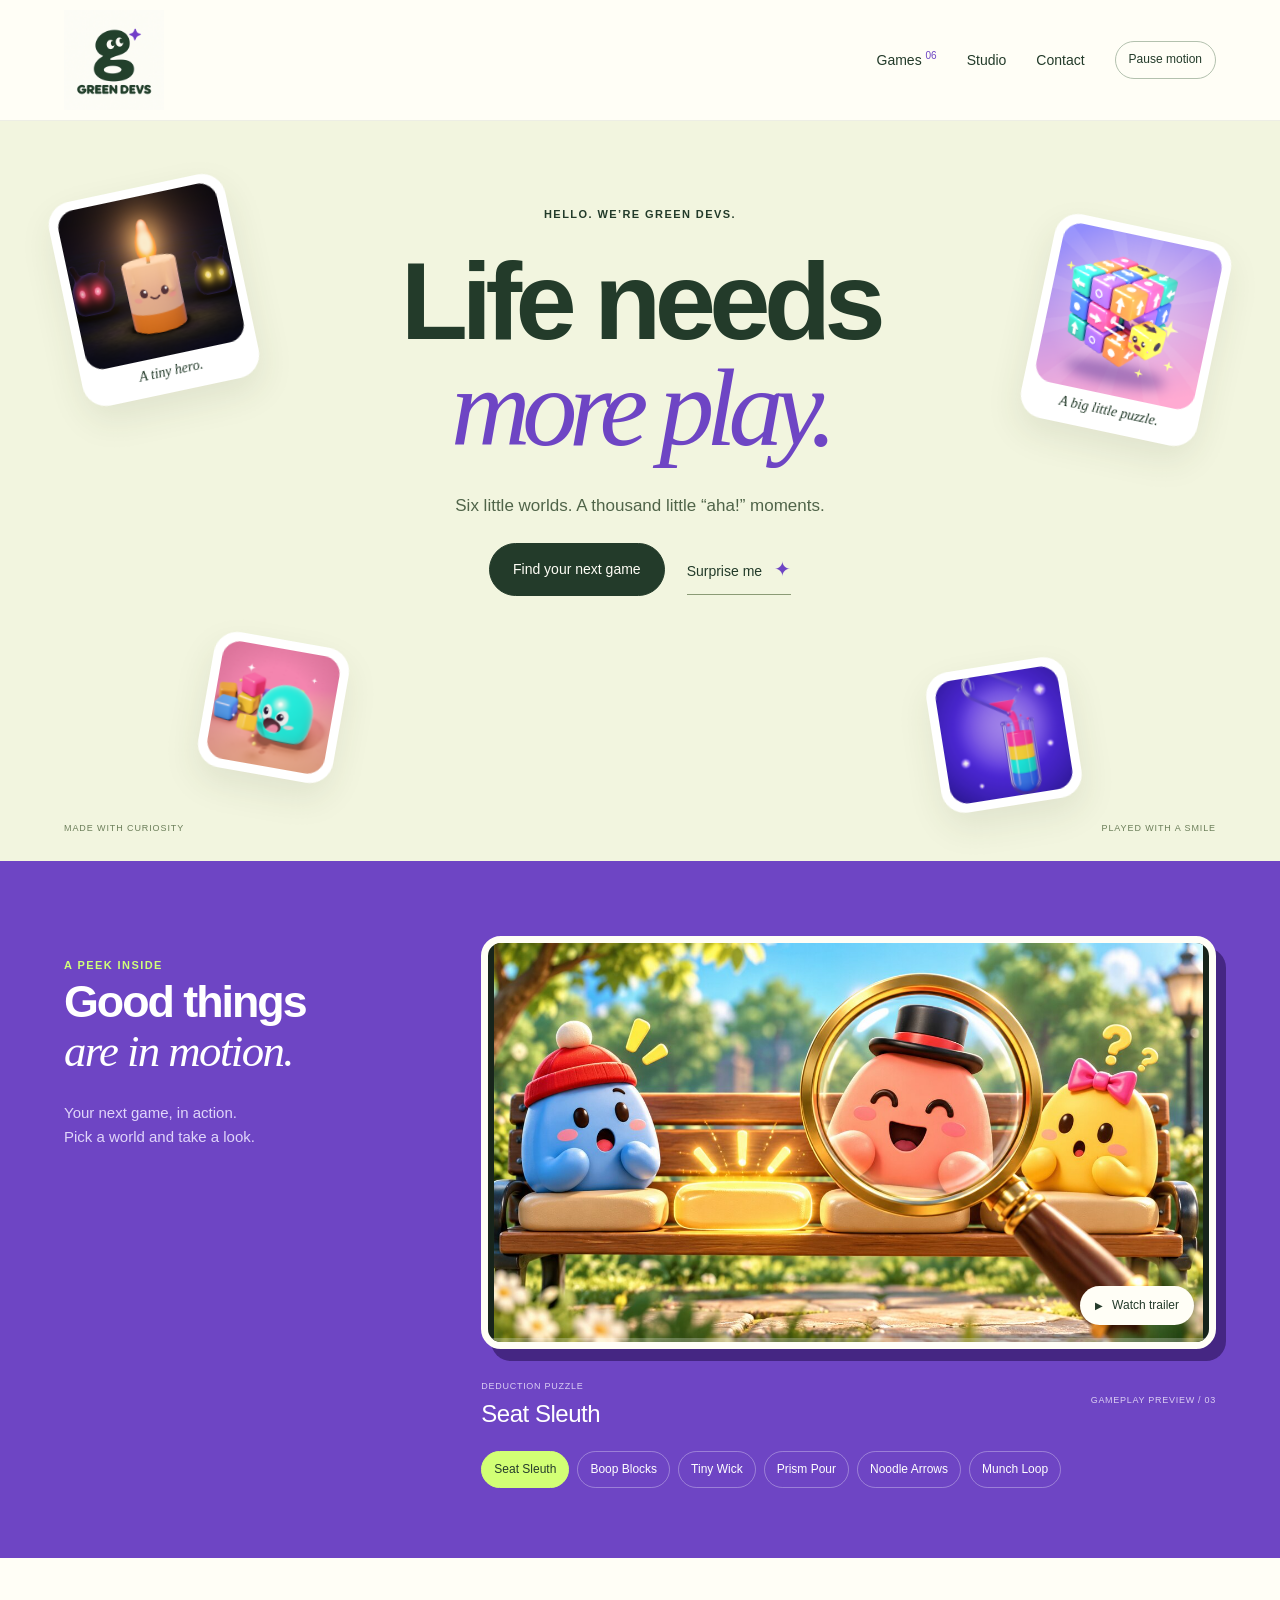
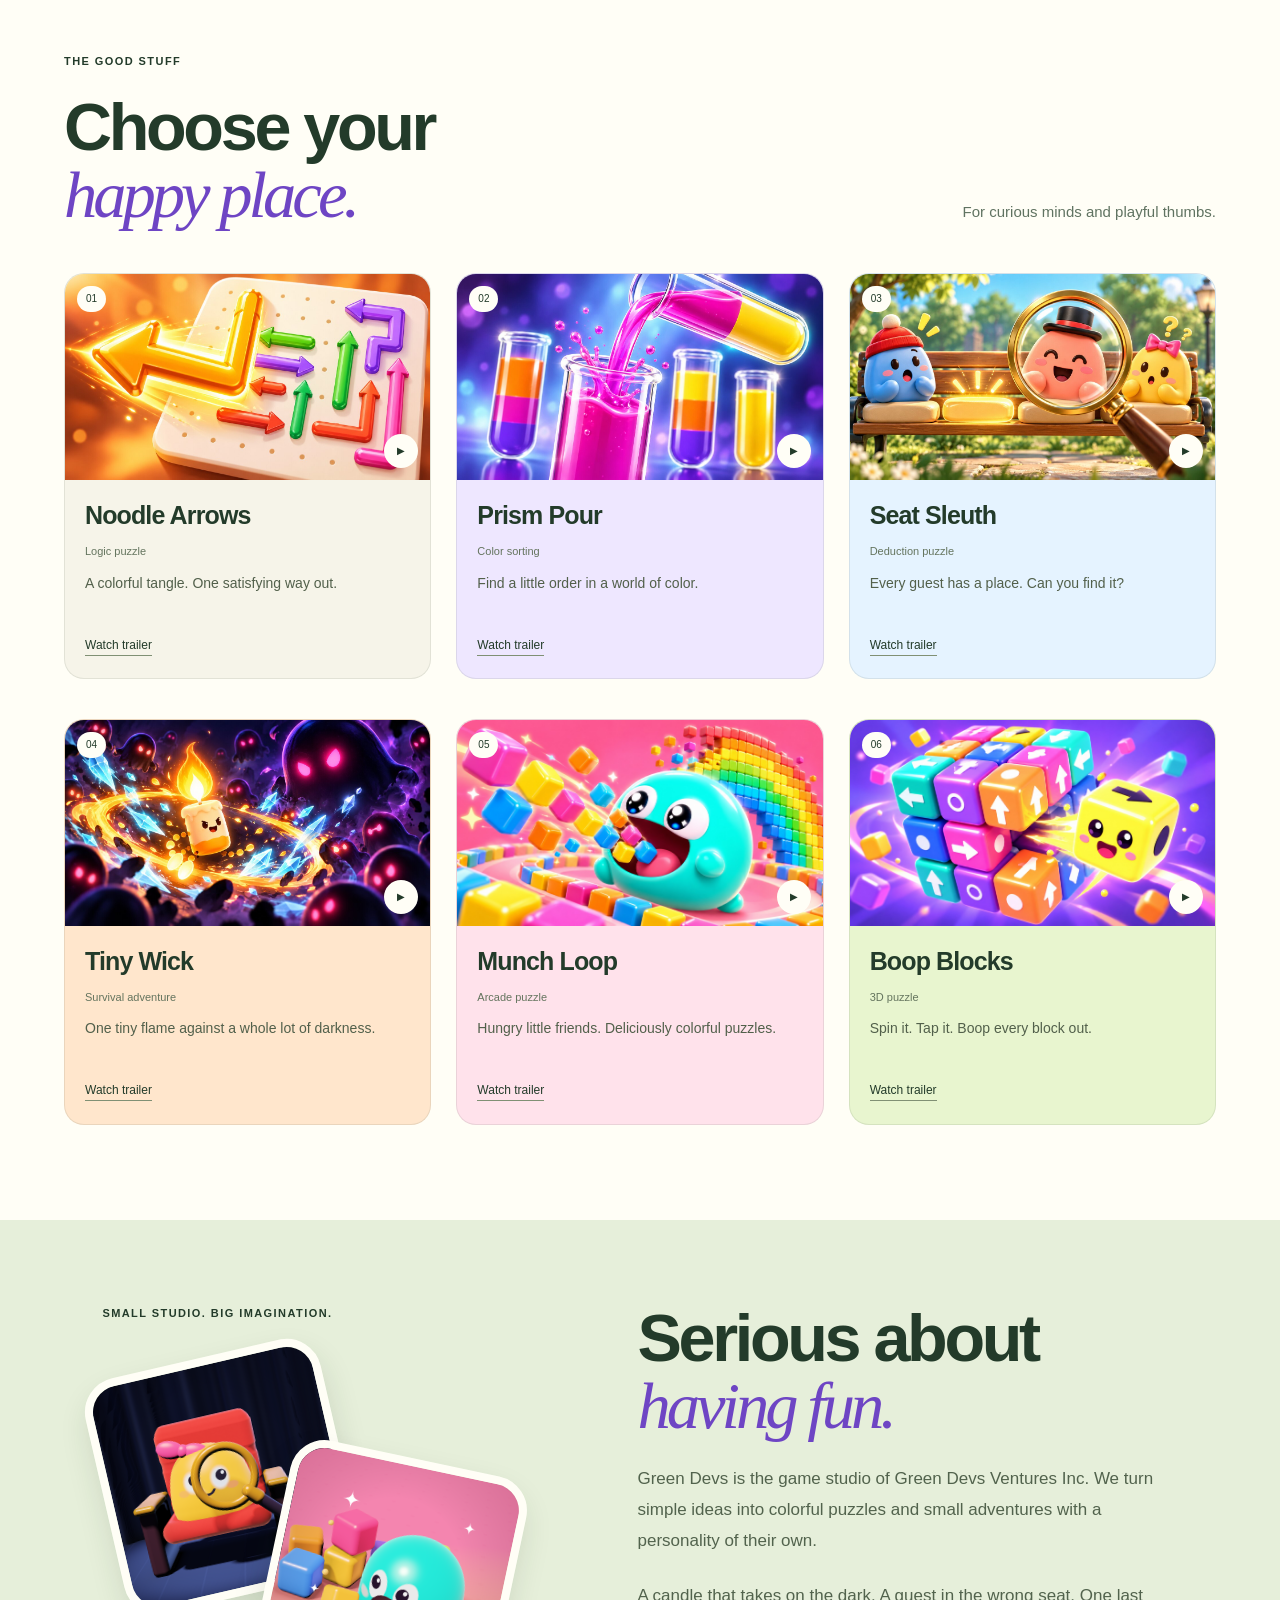
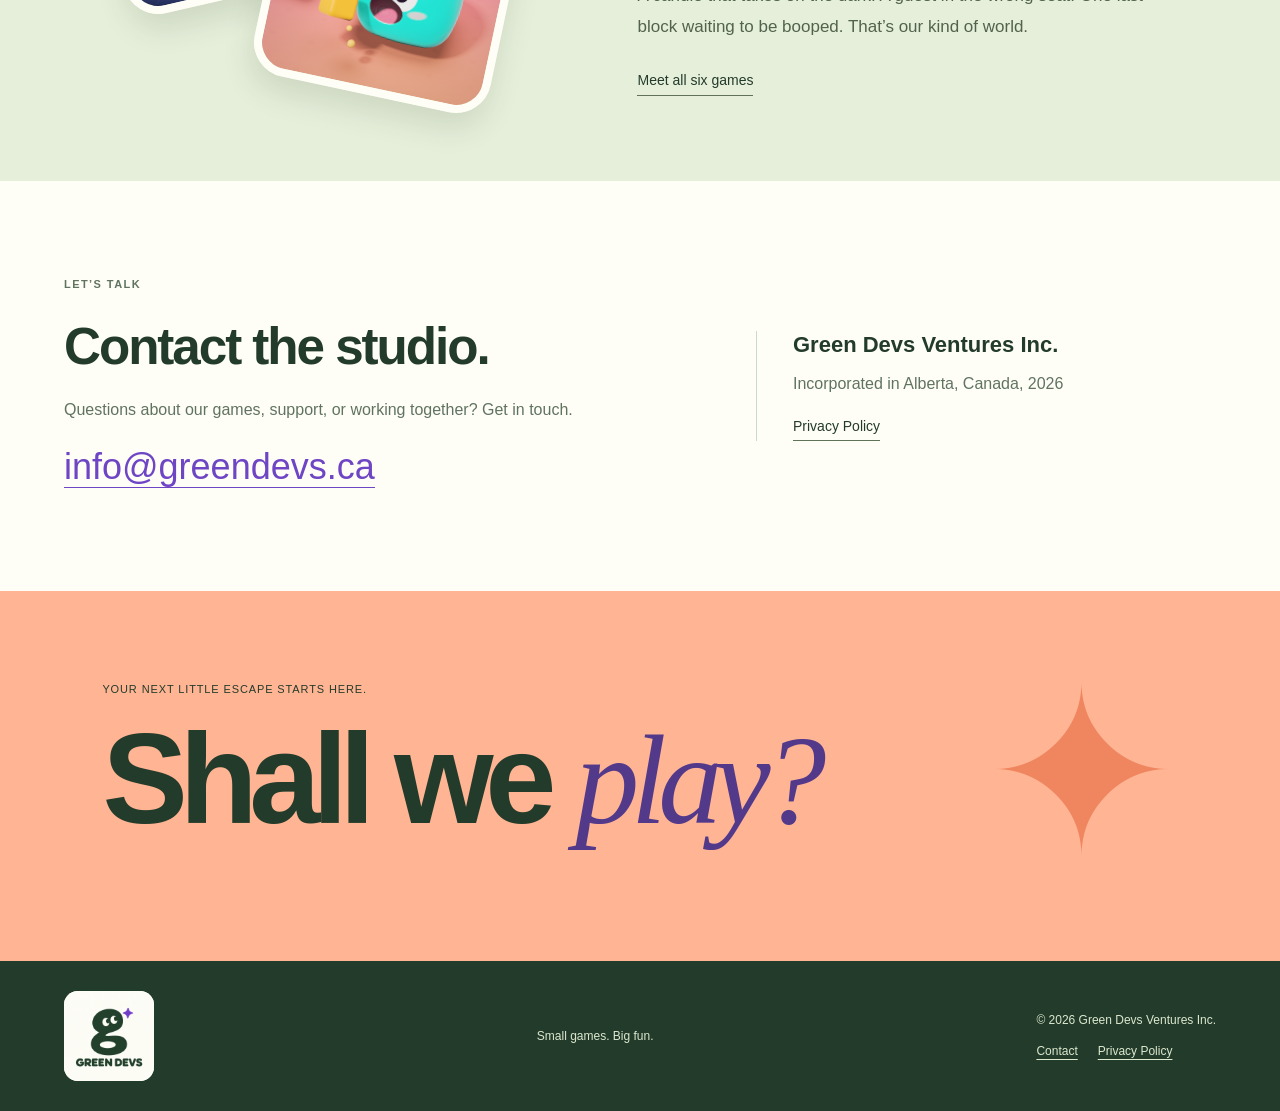
<file: index.html>
<!doctype html><html lang="en"><head><meta charset="utf-8"><meta name="viewport" content="width=device-width,initial-scale=1"><title>Green Devs | Small games. Big fun.</title><meta name="description" content="Discover clever puzzles, charming characters, and exciting adventures from Green Devs. Explore our six-game collection."><link rel="icon" type="image/png" sizes="64x64" href="assets/green-devs-favicon-v2.png"><link rel="apple-touch-icon" href="assets/green-devs-logo-v2.png"><link rel="stylesheet" href="style.css?v=legal-20261006"></head><body>
<header><a class="brand brand-logo" href="#" aria-label="Green Devs home"><img src="assets/green-devs-logo-v2.png" alt="Green Devs" width="512" height="512"></a><nav aria-label="Main navigation"><a href="#games">Games <sup>06</sup></a><a href="#studio">Studio</a><a href="#contact">Contact</a><button id="motion" aria-pressed="false">Pause motion</button></nav></header>
<main><section class="playground"><p class="eyebrow">HELLO. WE’RE GREEN DEVS.</p><h1>Life needs<br><em>more play.</em></h1><p class="hero-description">Six little worlds. A thousand little “aha!” moments.</p><div class="hero-actions"><a class="button" href="#games">Find your next game</a><button class="surprise-button" id="surprise">Surprise me <span aria-hidden="true">✦</span></button></div><div class="sticker sticker-a"><img src="assets/tiny-icon.png" alt="Tiny Wick"><span>A tiny hero.</span></div><div class="sticker sticker-b"><img src="assets/boop-icon.png" alt="Boop Blocks"><span>A big little puzzle.</span></div><div class="sticker sticker-c"><img src="assets/munch-icon.png" alt="Munch Loop"></div><div class="sticker sticker-d"><img src="assets/prism-icon.png" alt="Prism Pour"></div><div class="playground-foot"><span>MADE WITH CURIOSITY</span><span>PLAYED WITH A SMILE</span></div></section>
<section class="screen-section"><div class="screen-heading"><span class="eyebrow">A PEEK INSIDE</span><h2>Good things<br><em>are in motion.</em></h2><p>Your next game, in action.<br>Pick a world and take a look.</p></div><div class="cinema"><div class="video-frame"><video id="feature-video" muted loop playsinline preload="metadata" poster="assets/seat.jpg" src="assets/seat-preview.mp4" aria-label="Seat Sleuth gameplay"></video><div class="film-corners" aria-hidden="true"></div><button id="feature-trailer" class="watch"><span class="play-icon" aria-hidden="true">▶</span> Watch trailer</button><div class="video-progress" aria-hidden="true"><span id="video-progress"></span></div></div><div class="cinema-caption"><div><span class="micro" id="feature-genre">DEDUCTION PUZZLE</span><h2 id="feature-name">Seat Sleuth</h2></div><p id="feature-line">Every guest has a place. Can you find it?</p><span class="preview-label">GAMEPLAY PREVIEW / <span id="feature-count">03</span></span></div>
<div class="feature-picker" aria-label="Select gameplay preview"><button class="active" data-game="2" aria-pressed="true"><span>01</span>Seat Sleuth</button><button data-game="5" aria-pressed="false"><span>02</span>Boop Blocks</button><button data-game="3" aria-pressed="false"><span>03</span>Tiny Wick</button><button data-game="1" aria-pressed="false"><span>04</span>Prism Pour</button><button data-game="0" aria-pressed="false"><span>05</span>Noodle Arrows</button><button data-game="4" aria-pressed="false"><span>06</span>Munch Loop</button></div></div></section>
<section class="games section" id="games"><div class="section-heading reveal"><div><p class="eyebrow">THE GOOD STUFF</p><h2>Choose your<br><em>happy place.</em></h2></div><p>For curious minds and playful thumbs.</p></div><div id="game-grid" class="game-grid"></div></section>
<section class="studio" id="studio"><div class="studio-label reveal"><p class="eyebrow">SMALL STUDIO. BIG IMAGINATION.</p><div class="studio-art"><img src="assets/seat-icon.png" alt="Seat Sleuth character"><img src="assets/munch-icon.png" alt="Munch Loop character"></div></div><div class="studio-content reveal"><h2>Serious about<br><em>having fun.</em></h2><p>Green Devs is the game studio of Green Devs Ventures Inc. We turn simple ideas into colorful puzzles and small adventures with a personality of their own.</p><p>A candle that takes on the dark. A guest in the wrong seat. One last block waiting to be booped. That’s our kind of world.</p><a href="#games" class="text-link">Meet all six games</a></div></section><section class="contact-section section" id="contact" aria-labelledby="contact-title"><div><p class="eyebrow">LET’S TALK</p><h2 id="contact-title">Contact the studio.</h2><p>Questions about our games, support, or working together? Get in touch.</p><a class="contact-email" href="mailto:info@greendevs.ca">info@greendevs.ca</a></div><div class="company-details"><h3>Green Devs Ventures Inc.</h3><p>Incorporated in Alberta, Canada, 2026</p><a class="text-link" href="/privacy.html">Privacy Policy</a></div></section><section class="closing reveal"><p>YOUR NEXT LITTLE ESCAPE STARTS HERE.</p><a href="#games">Shall we <em>play?</em></a><span class="closing-star" aria-hidden="true">✦</span></section></main>
<footer><a href="#" class="brand brand-logo" aria-label="Green Devs home"><img src="assets/green-devs-logo-v2.png" alt="Green Devs" width="512" height="512" loading="lazy"></a><p>Small games. Big fun.</p><div class="footer-legal"><span>© 2026 Green Devs Ventures Inc.</span><nav aria-label="Footer navigation"><a href="#contact">Contact</a><a href="/privacy.html">Privacy Policy</a></nav></div></footer>
<dialog id="details" aria-labelledby="detail-title"><button class="close" aria-label="Close game details">✕</button><div id="detail-content"></div></dialog><script src="app.js?v=seat-logo-20261005"></script></body></html>
</file>
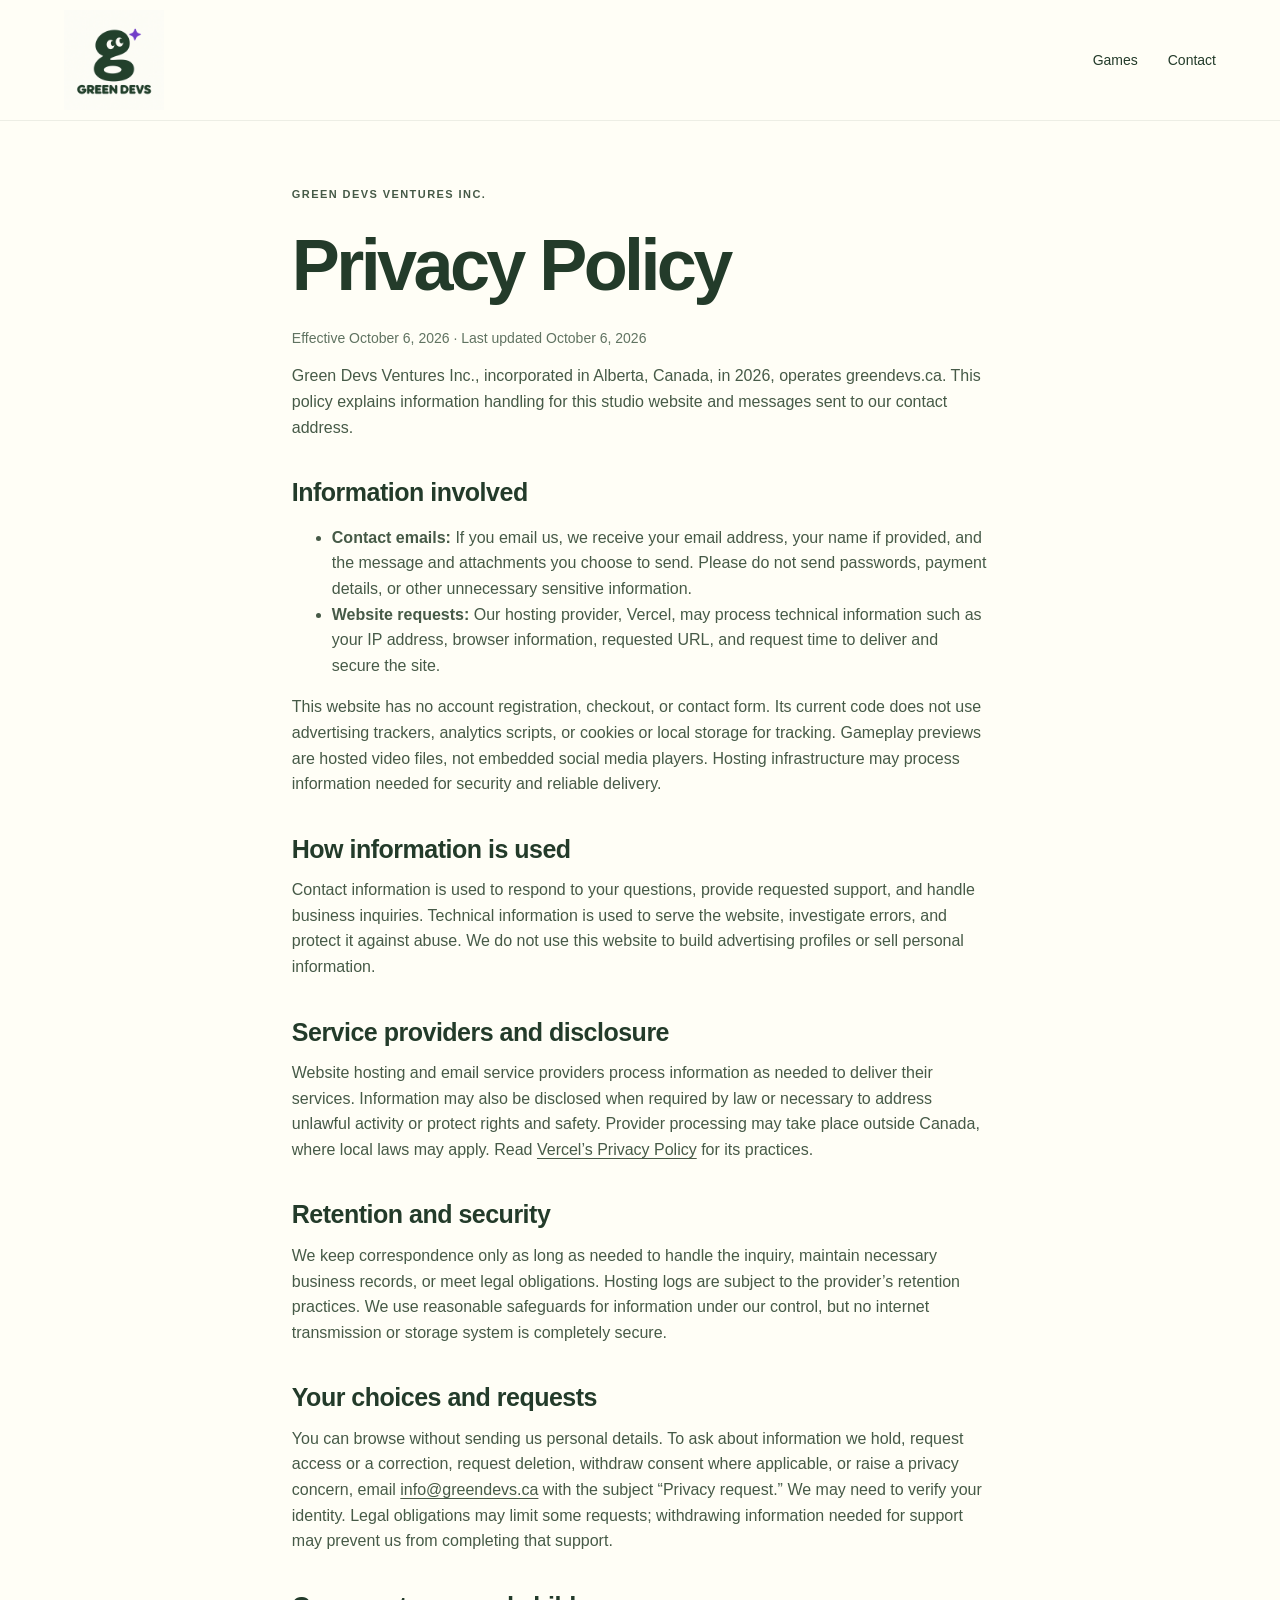
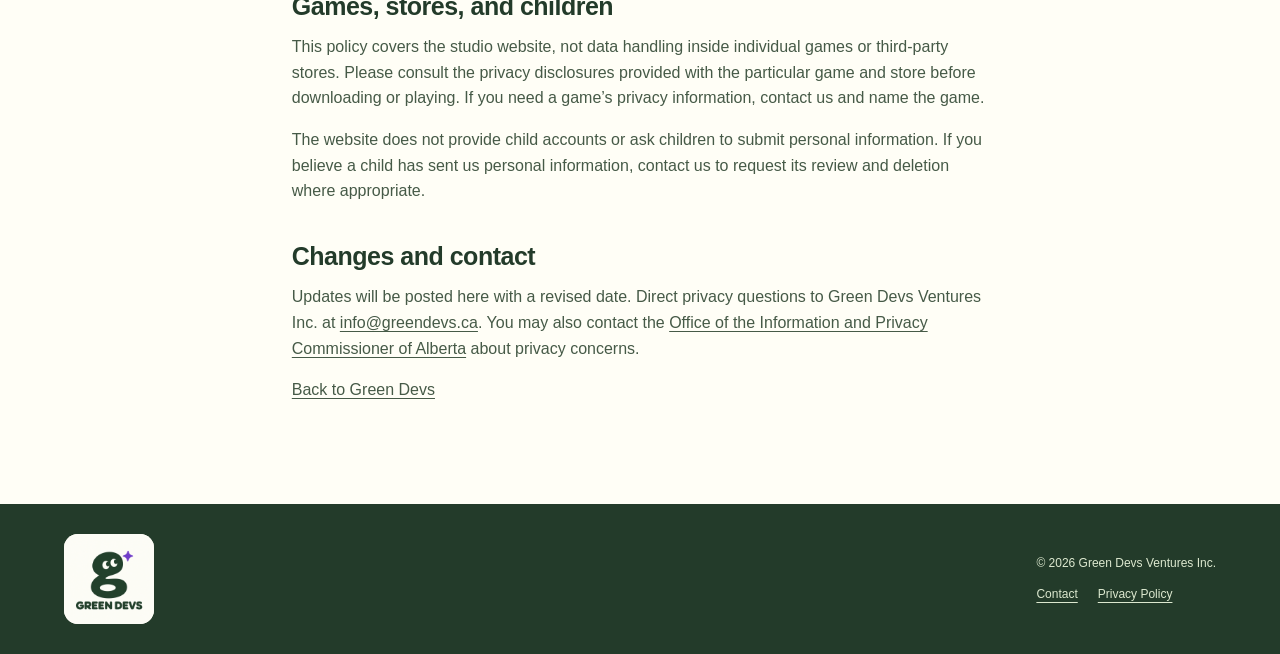
<file: privacy.html>
<!doctype html>
<html lang="en"><head><meta charset="utf-8"><meta name="viewport" content="width=device-width,initial-scale=1"><title>Privacy Policy | Green Devs Ventures Inc.</title><meta name="description" content="How Green Devs Ventures Inc. handles information when you visit greendevs.ca or contact our studio."><link rel="canonical" href="https://greendevs.ca/privacy.html"><link rel="icon" type="image/png" href="/assets/green-devs-favicon-v2.png"><link rel="stylesheet" href="/style.css?v=legal-20261006"></head><body>
<header class="privacy-header"><a class="brand brand-logo" href="/" aria-label="Green Devs home"><img src="/assets/green-devs-logo-v2.png" alt="Green Devs" width="512" height="512"></a><nav aria-label="Main navigation"><a href="/#games">Games</a><a href="/#contact">Contact</a></nav></header>
<main class="privacy-main"><p class="eyebrow">GREEN DEVS VENTURES INC.</p><h1>Privacy Policy</h1><p class="updated">Effective October 6, 2026 · Last updated October 6, 2026</p>
<p>Green Devs Ventures Inc., incorporated in Alberta, Canada, in 2026, operates greendevs.ca. This policy explains information handling for this studio website and messages sent to our contact address.</p>
<h2>Information involved</h2><ul><li><strong>Contact emails:</strong> If you email us, we receive your email address, your name if provided, and the message and attachments you choose to send. Please do not send passwords, payment details, or other unnecessary sensitive information.</li><li><strong>Website requests:</strong> Our hosting provider, Vercel, may process technical information such as your IP address, browser information, requested URL, and request time to deliver and secure the site.</li></ul>
<p>This website has no account registration, checkout, or contact form. Its current code does not use advertising trackers, analytics scripts, or cookies or local storage for tracking. Gameplay previews are hosted video files, not embedded social media players. Hosting infrastructure may process information needed for security and reliable delivery.</p>
<h2>How information is used</h2><p>Contact information is used to respond to your questions, provide requested support, and handle business inquiries. Technical information is used to serve the website, investigate errors, and protect it against abuse. We do not use this website to build advertising profiles or sell personal information.</p>
<h2>Service providers and disclosure</h2><p>Website hosting and email service providers process information as needed to deliver their services. Information may also be disclosed when required by law or necessary to address unlawful activity or protect rights and safety. Provider processing may take place outside Canada, where local laws may apply. Read <a href="https://vercel.com/legal/privacy-policy" rel="noopener noreferrer" target="_blank">Vercel’s Privacy Policy</a> for its practices.</p>
<h2>Retention and security</h2><p>We keep correspondence only as long as needed to handle the inquiry, maintain necessary business records, or meet legal obligations. Hosting logs are subject to the provider’s retention practices. We use reasonable safeguards for information under our control, but no internet transmission or storage system is completely secure.</p>
<h2>Your choices and requests</h2><p>You can browse without sending us personal details. To ask about information we hold, request access or a correction, request deletion, withdraw consent where applicable, or raise a privacy concern, email <a href="mailto:info@greendevs.ca">info@greendevs.ca</a> with the subject “Privacy request.” We may need to verify your identity. Legal obligations may limit some requests; withdrawing information needed for support may prevent us from completing that support.</p>
<h2>Games, stores, and children</h2><p>This policy covers the studio website, not data handling inside individual games or third-party stores. Please consult the privacy disclosures provided with the particular game and store before downloading or playing. If you need a game’s privacy information, contact us and name the game.</p><p>The website does not provide child accounts or ask children to submit personal information. If you believe a child has sent us personal information, contact us to request its review and deletion where appropriate.</p>
<h2>Changes and contact</h2><p>Updates will be posted here with a revised date. Direct privacy questions to Green Devs Ventures Inc. at <a href="mailto:info@greendevs.ca">info@greendevs.ca</a>. You may also contact the <a href="https://oipc.ab.ca/" rel="noopener noreferrer" target="_blank">Office of the Information and Privacy Commissioner of Alberta</a> about privacy concerns.</p><p><a href="/">Back to Green Devs</a></p></main>
<footer><a href="/" class="brand brand-logo" aria-label="Green Devs home"><img src="/assets/green-devs-logo-v2.png" alt="Green Devs" width="512" height="512" loading="lazy"></a><div class="footer-legal"><span>© 2026 Green Devs Ventures Inc.</span><nav aria-label="Footer navigation"><a href="/#contact">Contact</a><a href="/privacy.html" aria-current="page">Privacy Policy</a></nav></div></footer></body></html>
</file>
<file: style.css>
:root{--bg:#fffef6;--ink:#233b2a;--muted:#607361;--line:#ccdac9;--acid:#d2ff75;--purple:#6e45c4;--lavender:#e9e1ff}*{box-sizing:border-box}html{scroll-behavior:smooth;scroll-padding-top:25px}body{margin:0;background:var(--bg);color:var(--ink);font-family:Arial,Helvetica,sans-serif;font-size:16px;line-height:1.6;-webkit-font-smoothing:antialiased}a{color:inherit;text-decoration:none}button{font:inherit;cursor:pointer}a:focus-visible,button:focus-visible{outline:3px solid var(--purple);outline-offset:6px}header{padding:24px 5%;display:flex;align-items:center;justify-content:space-between;background:var(--bg);position:relative;z-index:5;border-bottom:1px solid #233b2a15}.brand{font-size:17px;letter-spacing:-.02em;font-weight:800;line-height:1.15;display:flex;gap:10px;align-items:center}.brand img{width:37px;height:37px;border-radius:8px}.brand-small{display:block;font-size:8px;letter-spacing:.12em;font-weight:400;margin-top:6px}nav{display:flex;gap:30px;align-items:center;font-size:14px}nav sup{font-size:10px;color:var(--purple)}#motion{background:transparent;border:1px solid #b3c1ae;border-radius:30px;padding:8px 13px;font-size:12px;color:var(--ink)}h1,h2,h3,p{margin-top:0}.eyebrow{font-size:11px;letter-spacing:.13em;font-weight:700;line-height:1.5;margin:0 0 25px}.playground{min-height:740px;position:relative;overflow:hidden;padding:85px 5% 80px;text-align:center;background:#f2f5df}.playground h1{position:relative;z-index:2;font-size:clamp(68px,8.6vw,132px);line-height:.97;letter-spacing:-.06em;font-weight:700;margin:0}.playground h1 em{font-family:Georgia,'Times New Roman',serif;font-weight:400;color:var(--purple);letter-spacing:-.075em}.hero-description{font-size:17px;position:relative;z-index:2;margin:30px auto 24px;color:#506449;max-width:480px}.hero-actions{display:flex;align-items:center;justify-content:center;gap:22px;position:relative;z-index:3}.button{background:var(--ink);color:#fffef6;border:1px solid var(--ink);border-radius:50px;padding:14px 23px;font-size:14px;display:inline-block;transition:transform .2s,box-shadow .2s}.button:hover{transform:translateY(-4px);box-shadow:0 7px 0 #c3d2a5}.surprise-button{border:0;background:none;border-bottom:1px solid #8b9b76;color:var(--ink);padding:9px 0;font-size:14px}.surprise-button span{display:inline-block;margin-left:8px;color:var(--purple);font-size:20px;transition:transform .4s}.surprise-button:hover span{transform:rotate(120deg)}.sticker{position:absolute;background:white;padding:9px;border-radius:24px;box-shadow:0 15px 35px #33451b18;z-index:1;width:180px;animation:float 6s ease-in-out infinite;transform:rotate(var(--tilt));transition:box-shadow .3s}.sticker img{width:100%;display:block;border-radius:18px}.sticker span{display:block;font-family:Georgia,serif;font-style:italic;font-size:14px;padding:5px 0 1px}.sticker-a{top:65px;left:5%;--tilt:-12deg;animation-delay:-1s}.sticker-b{top:105px;right:5%;--tilt:12deg;animation-delay:-3s}.sticker-c{bottom:85px;left:16%;width:137px;--tilt:10deg;animation-delay:-2s}.sticker-d{bottom:55px;right:16%;width:142px;--tilt:-9deg}.playground-foot{position:absolute;bottom:26px;left:5%;right:5%;display:flex;justify-content:space-between;font-size:9px;letter-spacing:.1em;color:#6b7e59}@keyframes float{50%{translate:0 -15px;rotate:3deg}}.screen-section{background:var(--purple);color:white;padding:75px 5% 70px;display:grid;grid-template-columns:1fr 2fr;gap:50px}.screen-heading{padding-top:15px}.screen-heading .eyebrow{color:#d0ff79}.screen-heading h2{font-size:clamp(35px,3.5vw,54px);line-height:1.1;letter-spacing:-.045em;font-weight:600;margin-bottom:25px}.screen-heading h2 em{font-family:Georgia,serif;font-weight:400;letter-spacing:-.035em}.screen-heading p{color:#e0d5fa;font-size:15px}.cinema{min-width:0}.video-frame{aspect-ratio:16/9;border:7px solid #fffef6;border-radius:20px;position:relative;overflow:hidden;background:#17241b;box-shadow:10px 12px 0 #452683}.video-frame video{width:100%;height:100%;object-fit:contain;display:block}.watch{position:absolute;bottom:17px;right:15px;background:#fffef6;color:#243b2b;border:0;border-radius:30px;font-size:12px;padding:10px 15px;display:flex;align-items:center;gap:9px}.watch:hover{background:#d2ff75}.play-icon{font-size:10px}.video-progress{position:absolute;bottom:0;left:0;right:0;height:4px;background:#ffffff40}.video-progress span{display:block;height:100%;background:#d2ff75;width:0;transition:width .15s linear}.cinema-caption{display:flex;align-items:center;justify-content:space-between;padding:22px 0 12px;gap:15px}.cinema-caption h2{font-size:24px;font-weight:500;letter-spacing:-.02em;margin:3px 0 0;line-height:1.2}.micro,.preview-label{font-size:9px;letter-spacing:.08em;color:#dbcef3}.cinema-caption p{display:none}.feature-picker{display:flex;flex-wrap:wrap;gap:8px;margin-top:10px}.feature-picker button{border:1px solid #ffffff50;color:#fff;background:none;border-radius:25px;padding:8px 12px;font-size:12px;transition:background .2s,color .2s}.feature-picker button span{display:none}.feature-picker button.active,.feature-picker button:hover{background:#d2ff75;border-color:#d2ff75;color:#243b2b}.section{padding:95px 5%;max-width:1600px;margin:auto}.section-heading{display:flex;justify-content:space-between;align-items:end;margin-bottom:45px;gap:30px}.section-heading h2,.studio h2{font-size:clamp(43px,5.2vw,76px);font-weight:600;line-height:1;letter-spacing:-.05em;margin:0}.section-heading h2 em,.studio h2 em{font-family:Georgia,serif;font-weight:400;color:var(--purple);letter-spacing:-.06em}.section-heading>p{font-size:15px;color:var(--muted);margin-bottom:4px}.game-grid{display:grid;grid-template-columns:repeat(3,1fr);gap:40px 25px}.game-card{padding:0 0 22px;border:1px solid #20342118;color:var(--ink);background:#f6f4e9;border-radius:20px;overflow:hidden;text-align:left;min-width:0;box-shadow:0 0 0 #203421;transition:transform .35s,box-shadow .35s}.game-card:hover{transform:translateY(-7px) rotate(-1deg);box-shadow:6px 8px 0 #233b2a}.game-card:nth-child(2){background:#eee7ff}.game-card:nth-child(3){background:#e5f3ff}.game-card:nth-child(4){background:#ffe6cc}.game-card:nth-child(5){background:#ffe2eb}.game-card:nth-child(6){background:#e8f5cf}.game-image{aspect-ratio:16/9;position:relative;overflow:hidden;background:#ffffff30}.game-image img,.card-video{position:absolute;width:100%;height:100%;object-fit:cover;inset:0;transition:transform .7s,opacity .4s}.game-image img[src="assets/boop.jpg"],.game-image img[src="assets/munch.jpg"]{object-fit:contain;background:#ded5fa}.card-video{object-fit:contain;background:#131b13;opacity:0}.game-card.previewing .card-video{opacity:1}.game-card:hover img{transform:scale(1.035)}.number{position:absolute;left:12px;top:12px;font-size:10px;background:#fffef6;color:#233b2a;padding:5px 9px;border-radius:30px;z-index:1}.card-play{position:absolute;right:12px;bottom:12px;width:34px;height:34px;display:grid;place-items:center;font-size:10px;background:#fffef6;color:#233b2a;border-radius:50%;z-index:1}.game-info{display:block;margin:20px 20px 9px}.game-info h3{font-size:25px;letter-spacing:-.035em;font-weight:600;line-height:1.2;margin:0 0 7px}.tag{font-size:11px;color:#64745e}.game-card p{font-size:14px;line-height:1.65;margin:0 20px;color:#52604b;min-height:46px}.game-link{font-size:12px;display:inline-block;margin:18px 20px 0;border-bottom:1px solid #809074}.studio{display:grid;grid-template-columns:1fr 1.2fr;gap:85px;padding:85px 8%;background:#e6efda;align-items:center}.studio-label .eyebrow{margin-bottom:35px}.studio-art{height:340px;position:relative;max-width:430px}.studio-art img{position:absolute;width:56%;border-radius:35px;border:8px solid #fffef6;box-shadow:0 15px 30px #20342220;transform:rotate(-13deg);top:0;left:0;animation:float 7s ease-in-out infinite}.studio-art img+img{left:39%;top:100px;transform:rotate(12deg);animation-delay:-3s}.studio-content>p{font-size:17px;line-height:1.8;color:#52634d;margin:25px 0}.text-link{display:inline-block;font-size:14px;border-bottom:1px solid #607257;padding-bottom:3px}.closing{padding:90px 8% 110px;position:relative;overflow:hidden;background:#ffb494}.closing p{font-size:11px;letter-spacing:.08em}.closing a{font-size:clamp(65px,10vw,145px);line-height:1.1;letter-spacing:-.065em;font-weight:600;position:relative;z-index:1}.closing em{font-family:Georgia,serif;font-weight:400;color:#53398a}.closing-star{font-size:230px;position:absolute;right:8%;top:10px;color:#ef865f;line-height:1.5;animation:turn 24s linear infinite}@keyframes turn{to{transform:rotate(360deg)}}footer{background:#233b2a;color:#dce8cf;padding:30px 5%;display:flex;align-items:center;justify-content:space-between;gap:20px;font-size:12px}footer p{margin:0}.reveal{opacity:1}.reveal.visible{animation:reveal-in .8s both}@keyframes reveal-in{from{opacity:0;translate:0 25px}to{opacity:1;translate:0 0}}.game-card:nth-child(3n+2){transition-delay:.06s}.game-card:nth-child(3n+3){transition-delay:.12s}dialog{border:0;border-radius:20px;background:#fffef6;color:var(--ink);padding:0;width:min(900px,94vw);max-height:90vh;overflow:auto;box-shadow:0 30px 100px #16221970}dialog::backdrop{background:#233b2ac9;backdrop-filter:blur(9px)}.close{position:absolute;top:12px;right:12px;z-index:2;border:0;border-radius:50%;background:#fffef6;color:#233b2a;width:42px;height:42px}.modal-media{width:100%;aspect-ratio:16/9;display:block;object-fit:contain;background:#111}.modal-copy{padding:30px}.modal-copy h2{font-size:36px;font-weight:600;letter-spacing:-.04em;line-height:1.2;margin:8px 0 16px}.modal-copy p{color:var(--muted);line-height:1.8}.modal-copy .eyebrow{margin-bottom:6px}body.paused .reveal{opacity:1;translate:none;transition:none}body.paused *,body.paused *:before{animation:none!important;scroll-behavior:auto!important}@media(max-width:1100px){.sticker{width:135px}.sticker-a{left:3%;top:80px}.sticker-b{right:3%;top:110px}.sticker-c{left:9%;width:110px}.sticker-d{right:9%;width:115px}.playground{min-height:660px}.screen-section{gap:30px;grid-template-columns:1fr 1.8fr}.game-grid{grid-template-columns:1fr 1fr}.studio{gap:40px}}@media(max-width:700px){header{padding:18px 5%}.brand{font-size:14px}.brand img{width:30px;height:30px}.brand-small{display:none}nav{gap:15px;font-size:13px}nav a:nth-child(2){display:none}#motion{font-size:10px;padding:6px 9px}.playground{min-height:710px;padding:55px 5% 245px}.playground h1{font-size:clamp(63px,13vw,85px)}.hero-description{font-size:15px;max-width:290px;margin-top:25px}.hero-actions{gap:15px}.button{font-size:12px;padding:12px 17px}.surprise-button{font-size:12px}.sticker-a{top:auto;bottom:65px;left:17%;width:110px}.sticker-b{top:auto;bottom:63px;right:17%;width:115px}.sticker-c,.sticker-d{display:none}.sticker span{font-size:11px}.playground-foot{font-size:8px}.screen-section{padding:50px 5%;grid-template-columns:1fr;gap:20px}.screen-heading{padding:0}.screen-heading h2{font-size:40px}.screen-heading h2 br{display:none}.screen-heading p{display:none}.video-frame{border-width:5px;border-radius:14px;box-shadow:6px 7px 0 #452683}.section{padding:60px 5%}.section-heading{display:block;margin-bottom:30px}.section-heading>p{margin-top:20px}.game-grid{grid-template-columns:1fr;gap:25px}.game-image{aspect-ratio:16/10}.game-card p{min-height:0}.game-info h3{font-size:27px}.studio{padding:50px 6%;grid-template-columns:1fr;gap:35px}.studio-art{height:230px;max-width:320px;margin:auto}.studio-art img{width:155px;border-radius:27px}.studio-art img+img{left:130px;top:65px}.studio-content>p{font-size:16px}.closing{padding:55px 6% 65px}.closing a{font-size:68px}.closing-star{font-size:160px;right:-15px;top:20px}footer{flex-wrap:wrap;padding:25px 5%}footer p{display:none}.game-card{transition-delay:0s!important}}@media(prefers-reduced-motion:reduce){html{scroll-behavior:auto}*,*:before{animation:none!important;transition:none!important}.reveal{opacity:1;translate:none}}

/* Approved Green Devs mascot logo */
header{padding-top:10px;padding-bottom:10px}.brand-logo{flex-shrink:0}.brand-logo img{display:block;width:100px;height:100px;object-fit:contain;border-radius:0}footer .brand-logo{background:var(--bg);border-radius:14px;overflow:hidden}footer .brand-logo img{width:90px;height:90px}@media(max-width:700px){header{padding-top:8px;padding-bottom:8px}header .brand-logo img{width:80px;height:80px}footer .brand-logo img{width:76px;height:76px}}

/* Company information and privacy */
.contact-section{display:grid;grid-template-columns:1.4fr 1fr;gap:48px;align-items:center}.contact-section h2{font-size:clamp(32px,4vw,52px);line-height:1.15;letter-spacing:-.04em;margin-bottom:20px}.contact-section p{color:var(--muted);max-width:520px}.contact-email{font-size:clamp(22px,3vw,36px);color:var(--purple);border-bottom:1px solid currentColor;overflow-wrap:anywhere}.company-details{border-left:1px solid var(--line);padding-left:36px}.company-details h3{font-size:22px;line-height:1.3;margin-bottom:12px}.footer-legal{display:flex;flex-direction:column;gap:12px}.footer-legal nav{font-size:12px;gap:20px}.footer-legal a{text-decoration:underline;text-underline-offset:4px}.privacy-main{max-width:850px;padding:65px 6% 85px;margin:auto}.privacy-main h1{font-size:clamp(42px,7vw,72px);line-height:1.05;letter-spacing:-.05em;margin-bottom:24px}.privacy-main h2{font-size:25px;letter-spacing:-.02em;line-height:1.3;margin:36px 0 12px}.privacy-main p,.privacy-main li{color:#465a47}.privacy-main a{text-decoration:underline;text-underline-offset:3px}.privacy-main .updated{font-size:14px;color:var(--muted)}@media(max-width:700px){.contact-section{grid-template-columns:1fr;gap:30px}.company-details{border-left:0;border-top:1px solid var(--line);padding:28px 0 0}.footer-legal nav a{display:inline-block}.privacy-header nav a{display:inline-block}}@media(max-width:400px){header nav{gap:9px}header #motion{max-width:72px;line-height:1.4}header .brand-logo img{width:64px;height:64px}}
</file>
